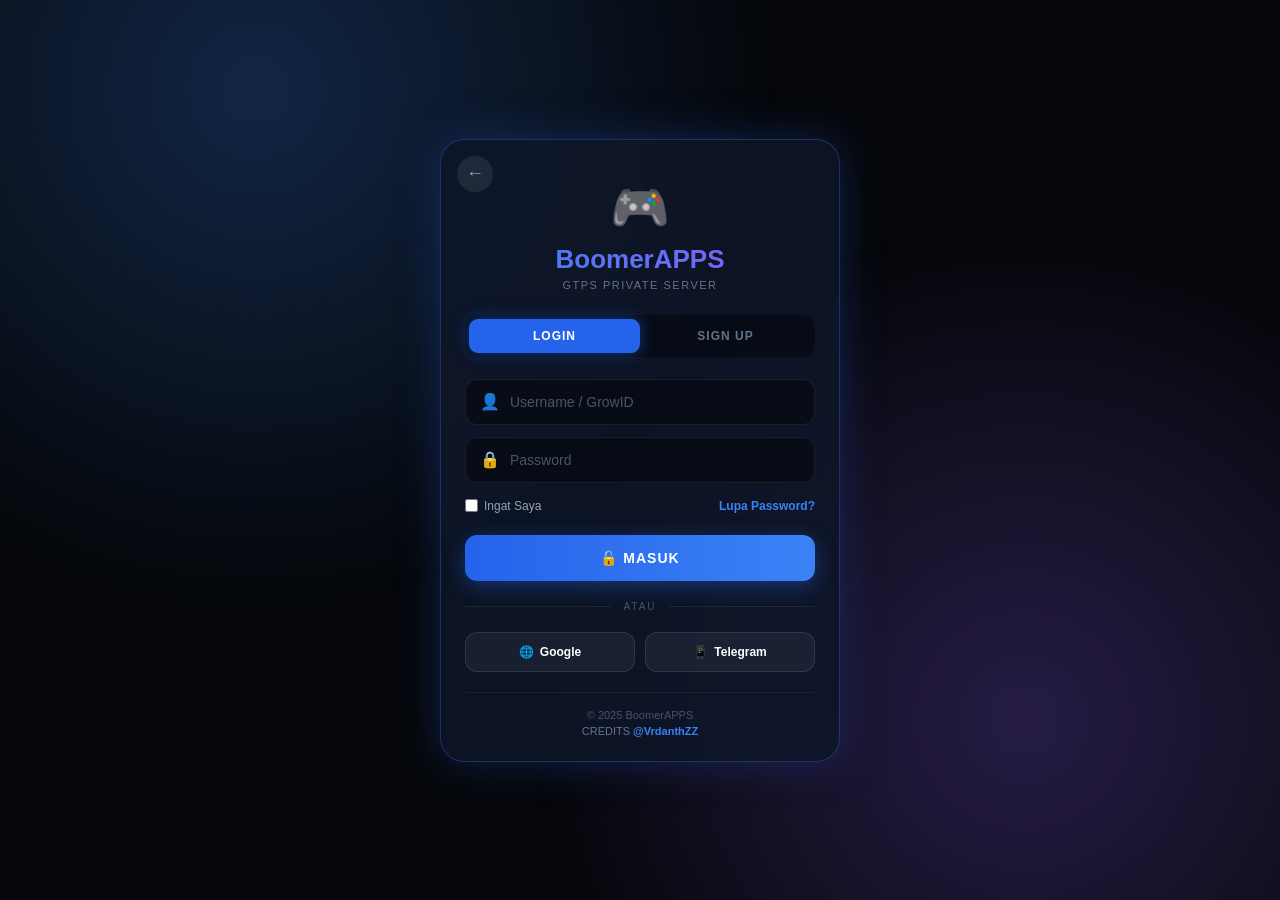
<file: login.html>
<!DOCTYPE html>
<html lang="id">
<head>
<meta charset="UTF-8">
<meta name="viewport" content="width=device-width, initial-scale=1.0, maximum-scale=1.0, user-scalable=no">
<title>Login - BoomerAPPS</title>
<link rel="stylesheet" href="login.css">
</head>
<body>

<div class="login-container">

    <!-- HEADER BACK -->
    <div class="back-btn" onclick="window.location.href='index.html'">
        ←
    </div>

    <!-- LOGO & TITLE -->
    <div class="logo-area">
        <div class="logo-icon">🎮</div>
        <h1 class="logo-title">BoomerAPPS</h1>
        <p class="logo-sub">GTPS Private Server</p>
    </div>

    <!-- TAB SWITCHER -->
    <div class="tab-switcher">
        <div class="tab active" id="tabLogin" onclick="switchTab('login')">LOGIN</div>
        <div class="tab" id="tabSignup" onclick="switchTab('signup')">SIGN UP</div>
    </div>

    <!-- FORM LOGIN -->
    <div class="form-box" id="formLogin">
        <div class="input-group">
            <span class="input-icon">👤</span>
            <input type="text" id="loginUser" placeholder="Username / GrowID" autocomplete="off">
        </div>
        <div class="input-group">
            <span class="input-icon">🔒</span>
            <input type="password" id="loginPass" placeholder="Password">
        </div>
        <div class="remember-row">
            <label class="checkbox-label">
                <input type="checkbox" id="rememberMe">
                <span>Ingat Saya</span>
            </label>
            <span class="forgot-link" onclick="alert('Hubungi Admin di Telegram!')">Lupa Password?</span>
        </div>
        <button class="btn-submit" onclick="doLogin()">🔓 MASUK</button>
    </div>

    <!-- FORM SIGN UP -->
    <div class="form-box hidden" id="formSignup">
        <div class="input-group">
            <span class="input-icon">👤</span>
            <input type="text" id="regUser" placeholder="Username / GrowID" autocomplete="off">
        </div>
        <div class="input-group">
            <span class="input-icon">📧</span>
            <input type="email" id="regEmail" placeholder="Email">
        </div>
        <div class="input-group">
            <span class="input-icon">🔒</span>
            <input type="password" id="regPass" placeholder="Password">
        </div>
        <div class="input-group">
            <span class="input-icon">🔐</span>
            <input type="password" id="regPass2" placeholder="Konfirmasi Password">
        </div>
        <button class="btn-submit" onclick="doSignup()">✨ DAFTAR SEKARANG</button>
    </div>

    <!-- DIVIDER -->
    <div class="divider">
        <span>ATAU</span>
    </div>

    <!-- SOCIAL LOGIN -->
    <div class="social-row">
        <button class="social-btn" onclick="alert('Login via Google belum tersedia')">
            <span>🌐</span> Google
        </button>
        <button class="social-btn" onclick="alert('Hubungi Admin Telegram untuk login GTPS')">
            <span>📱</span> Telegram
        </button>
    </div>

    <!-- FOOTER -->
    <div class="login-footer">
        <p>© 2025 BoomerAPPS</p>
        <p class="credit">CREDITS <span>@VrdanthZZ</span></p>
    </div>

</div>

<!-- TOAST NOTIFICATION -->
<div class="toast" id="toast"></div>

<script src="login.js"></script>
</body>
</html>
</file>
<file: login.css>
* {
    margin: 0;
    padding: 0;
    box-sizing: border-box;
    font-family: 'Segoe UI', Roboto, Arial, sans-serif;
    -webkit-tap-highlight-color: transparent;
}

body {
    background: #05070a;
    color: #fff;
    min-height: 100vh;
    display: flex;
    justify-content: center;
    align-items: center;
    padding: 20px 16px;
    overflow-x: hidden;
}

/* Background animasi GTPS */
body::before {
    content: '';
    position: fixed;
    top: 0; left: 0; right: 0; bottom: 0;
    background: radial-gradient(circle at 20% 10%, rgba(59,130,246,.25), transparent 40%),
                radial-gradient(circle at 80% 80%, rgba(139,92,246,.25), transparent 40%);
    animation: bgPulse 8s ease-in-out infinite;
    z-index: -1;
}

@keyframes bgPulse {
    0%, 100% { opacity: 1; }
    50% { opacity: 0.6; }
}

/* --- CONTAINER --- */
.login-container {
    width: 100%;
    max-width: 400px;
    background: rgba(15, 23, 42, 0.85);
    backdrop-filter: blur(20px);
    border: 1px solid rgba(59, 130, 246, 0.3);
    border-radius: 24px;
    padding: 30px 24px 24px;
    box-shadow: 0 0 40px rgba(30, 58, 138, 0.5);
    position: relative;
    animation: fadeUp 0.5s ease-out;
}

@keyframes fadeUp {
    from { opacity: 0; transform: translateY(20px); }
    to { opacity: 1; transform: translateY(0); }
}

/* --- BACK BUTTON --- */
.back-btn {
    position: absolute;
    top: 16px;
    left: 16px;
    width: 36px;
    height: 36px;
    border-radius: 50%;
    background: rgba(255, 255, 255, 0.08);
    display: flex;
    justify-content: center;
    align-items: center;
    cursor: pointer;
    font-size: 18px;
    color: #94a3b8;
    transition: 0.2s;
}

.back-btn:hover {
    background: rgba(59, 130, 246, 0.3);
    color: #fff;
}

/* --- LOGO AREA --- */
.logo-area {
    text-align: center;
    margin-bottom: 24px;
    margin-top: 10px;
}

.logo-icon {
    font-size: 48px;
    margin-bottom: 8px;
    display: inline-block;
    animation: bounce 2s ease-in-out infinite;
}

@keyframes bounce {
    0%, 100% { transform: translateY(0); }
    50% { transform: translateY(-6px); }
}

.logo-title {
    font-size: 26px;
    font-weight: 800;
    background: linear-gradient(90deg, #3b82f6, #8b5cf6);
    -webkit-background-clip: text;
    -webkit-text-fill-color: transparent;
    background-clip: text;
    margin-bottom: 4px;
}

.logo-sub {
    font-size: 11px;
    color: #64748b;
    letter-spacing: 1.5px;
    text-transform: uppercase;
}

/* --- TAB SWITCHER --- */
.tab-switcher {
    display: flex;
    background: rgba(0, 0, 0, 0.4);
    border-radius: 12px;
    padding: 4px;
    margin-bottom: 22px;
    position: relative;
}

.tab {
    flex: 1;
    text-align: center;
    padding: 10px;
    font-size: 12px;
    font-weight: 700;
    letter-spacing: 1px;
    color: #64748b;
    cursor: pointer;
    border-radius: 9px;
    transition: 0.3s;
    z-index: 1;
}

.tab.active {
    background: #2563eb;
    color: #fff;
    box-shadow: 0 0 15px rgba(37, 99, 235, 0.5);
}

/* --- FORM --- */
.form-box {
    display: flex;
    flex-direction: column;
    gap: 12px;
    animation: fadeIn 0.4s ease-out;
}

.form-box.hidden {
    display: none;
}

@keyframes fadeIn {
    from { opacity: 0; }
    to { opacity: 1; }
}

.input-group {
    position: relative;
    display: flex;
    align-items: center;
    background: rgba(0, 0, 0, 0.4);
    border: 1px solid rgba(255, 255, 255, 0.08);
    border-radius: 12px;
    padding: 0 14px;
    transition: 0.2s;
}

.input-group:focus-within {
    border-color: #3b82f6;
    box-shadow: 0 0 15px rgba(59, 130, 246, 0.3);
}

.input-icon {
    font-size: 16px;
    margin-right: 10px;
    color: #64748b;
}

.input-group input {
    flex: 1;
    background: transparent;
    border: none;
    outline: none;
    padding: 14px 0;
    color: #fff;
    font-size: 14px;
}

.input-group input::placeholder {
    color: #475569;
}

/* --- REMEMBER ROW --- */
.remember-row {
    display: flex;
    justify-content: space-between;
    align-items: center;
    font-size: 12px;
    margin: 4px 0;
}

.checkbox-label {
    display: flex;
    align-items: center;
    gap: 6px;
    color: #94a3b8;
    cursor: pointer;
}

.checkbox-label input {
    accent-color: #3b82f6;
}

.forgot-link {
    color: #3b82f6;
    cursor: pointer;
    font-weight: 600;
}

.forgot-link:hover {
    text-decoration: underline;
}

/* --- BUTTON SUBMIT --- */
.btn-submit {
    width: 100%;
    padding: 15px;
    background: linear-gradient(90deg, #2563eb, #3b82f6);
    color: #fff;
    border: none;
    border-radius: 12px;
    font-size: 14px;
    font-weight: 700;
    letter-spacing: 1px;
    cursor: pointer;
    margin-top: 6px;
    transition: 0.2s;
    box-shadow: 0 5px 20px rgba(37, 99, 235, 0.4);
}

.btn-submit:active {
    transform: scale(0.97);
    box-shadow: 0 2px 10px rgba(37, 99, 235, 0.6);
}

/* --- DIVIDER --- */
.divider {
    display: flex;
    align-items: center;
    margin: 20px 0;
    color: #475569;
    font-size: 10px;
    letter-spacing: 2px;
}

.divider::before,
.divider::after {
    content: '';
    flex: 1;
    height: 1px;
    background: rgba(255, 255, 255, 0.08);
}

.divider span {
    padding: 0 12px;
}

/* --- SOCIAL LOGIN --- */
.social-row {
    display: flex;
    gap: 10px;
    margin-bottom: 20px;
}

.social-btn {
    flex: 1;
    padding: 12px;
    background: rgba(255, 255, 255, 0.05);
    border: 1px solid rgba(255, 255, 255, 0.1);
    border-radius: 12px;
    color: #fff;
    font-size: 12px;
    font-weight: 600;
    cursor: pointer;
    transition: 0.2s;
    display: flex;
    justify-content: center;
    align-items: center;
    gap: 6px;
}

.social-btn:active {
    background: rgba(255, 255, 255, 0.1);
    transform: scale(0.97);
}

/* --- FOOTER --- */
.login-footer {
    text-align: center;
    font-size: 11px;
    color: #475569;
    border-top: 1px solid rgba(255, 255, 255, 0.05);
    padding-top: 16px;
}

.login-footer .credit {
    margin-top: 4px;
    color: #64748b;
}

.login-footer .credit span {
    color: #3b82f6;
    font-weight: 700;
}

/* --- TOAST --- */
.toast {
    position: fixed;
    top: 24px;
    left: 50%;
    transform: translateX(-50%) translateY(-100px);
    background: #1e293b;
    color: #fff;
    padding: 12px 20px;
    border-radius: 12px;
    font-size: 13px;
    font-weight: 600;
    border: 1px solid #3b82f6;
    box-shadow: 0 5px 25px rgba(59, 130, 246, 0.4);
    z-index: 999;
    transition: 0.4s;
    opacity: 0;
    pointer-events: none;
    max-width: 90%;
    text-align: center;
}

.toast.show {
    transform: translateX(-50%) translateY(0);
    opacity: 1;
}

.toast.success {
    border-color: #10b981;
    box-shadow: 0 5px 25px rgba(16, 185, 129, 0.4);
}

.toast.error {
    border-color: #ef4444;
    box-shadow: 0 5px 25px rgba(239, 68, 68, 0.4);
}
</file>
